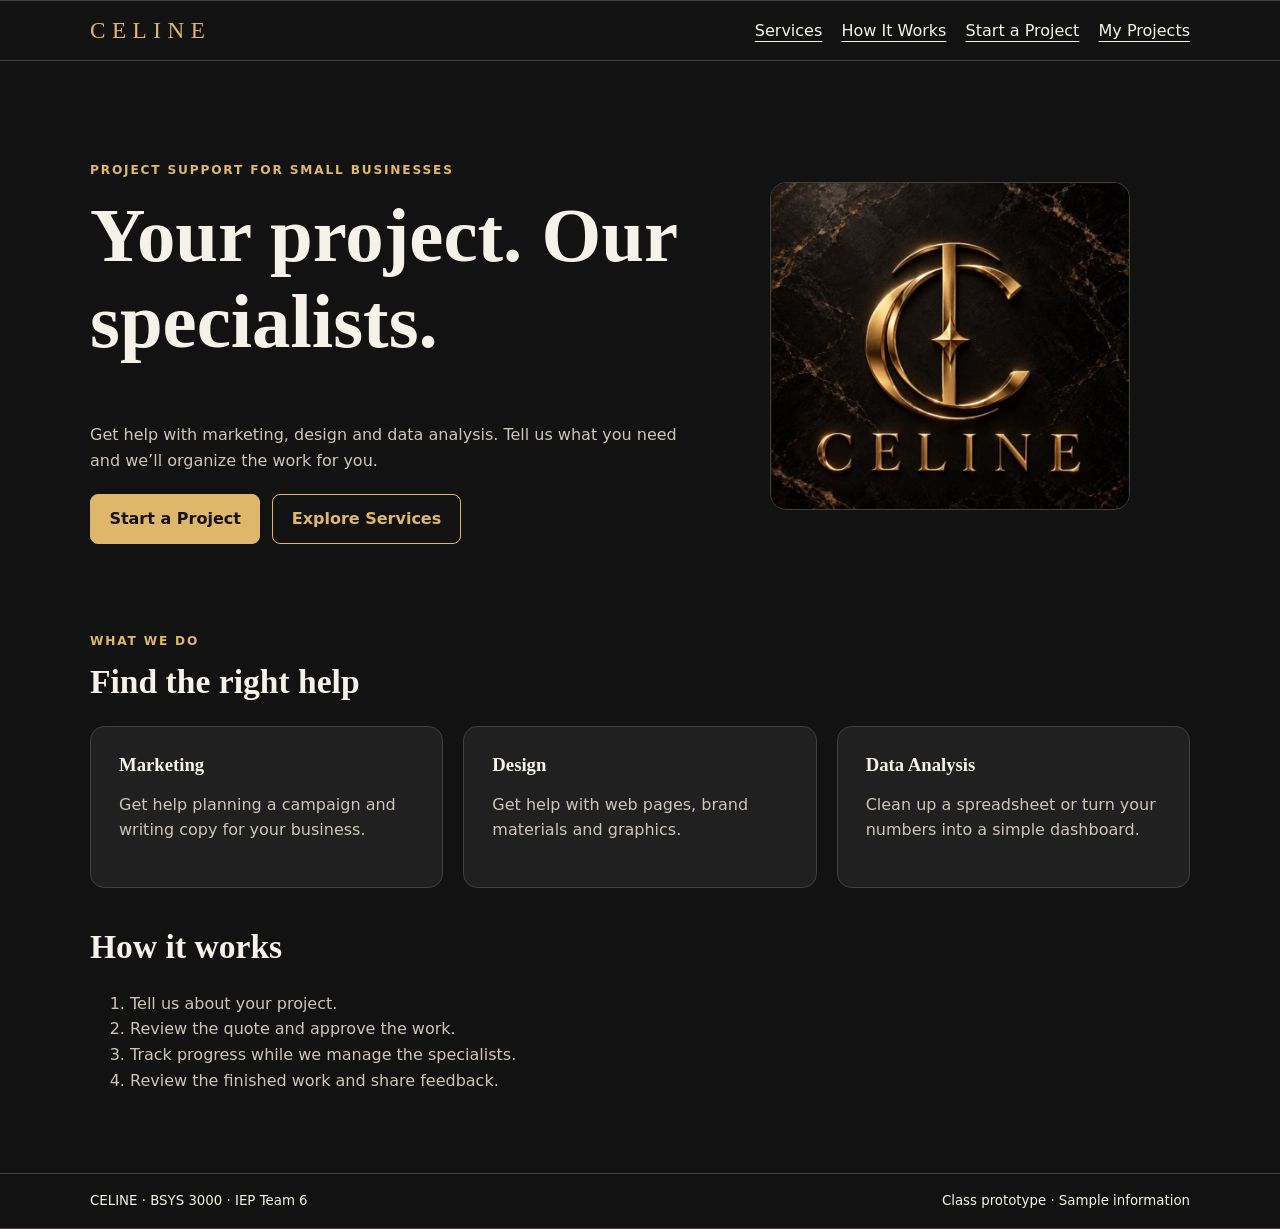
<file: index.html>
<!doctype html>
<html lang="en">
<head>
  <meta charset="utf-8">
  <meta name="viewport" content="width=device-width, initial-scale=1">
  <title>Home | CELINE</title>
  <link rel="stylesheet" href="styles.css">
</head>
<body>
<a class="skip" href="#main">Skip to content</a>
<header><div class="wrap"><a class="brand" href="index.html" aria-label="CELINE home">CELINE</a>
<nav aria-label="Main navigation"><a href="index.html#services">Services</a><a href="index.html#how">How It Works</a><a href="request.html">Start a Project</a><a href="dashboard.html">My Projects</a></nav></div></header>
<main id="main" class="wrap">

<section class="hero">
  <div><p class="eyebrow">Project support for small businesses</p>
  <h1>Your project. Our specialists.</h1>
  <p>Get help with marketing, design and data analysis. Tell us what you need and we’ll organize the work for you.</p>
  <div class="actions"><a class="button" href="request.html">Start a Project</a><a class="button secondary" href="#services">Explore Services</a></div></div>
  <img src="assets/celine-logo.jpg" alt="CELINE gold monogram on black marble" width="820" height="747">
</section>
<section id="services"><p class="eyebrow">What we do</p><h2>Find the right help</h2><div class="cards">
  <article class="card"><h3>Marketing</h3><p>Get help planning a campaign and writing copy for your business.</p></article>
  <article class="card"><h3>Design</h3><p>Get help with web pages, brand materials and graphics.</p></article>
  <article class="card"><h3>Data Analysis</h3><p>Clean up a spreadsheet or turn your numbers into a simple dashboard.</p></article>
</div></section>
<section id="how"><h2>How it works</h2><ol><li>Tell us about your project.</li><li>Review the quote and approve the work.</li><li>Track progress while we manage the specialists.</li><li>Review the finished work and share feedback.</li></ol></section>

</main>
<footer><div class="wrap"><small>CELINE · BSYS 3000 · IEP Team 6</small><small>Class prototype · Sample information</small></div></footer>
</body>
</html>
</file>
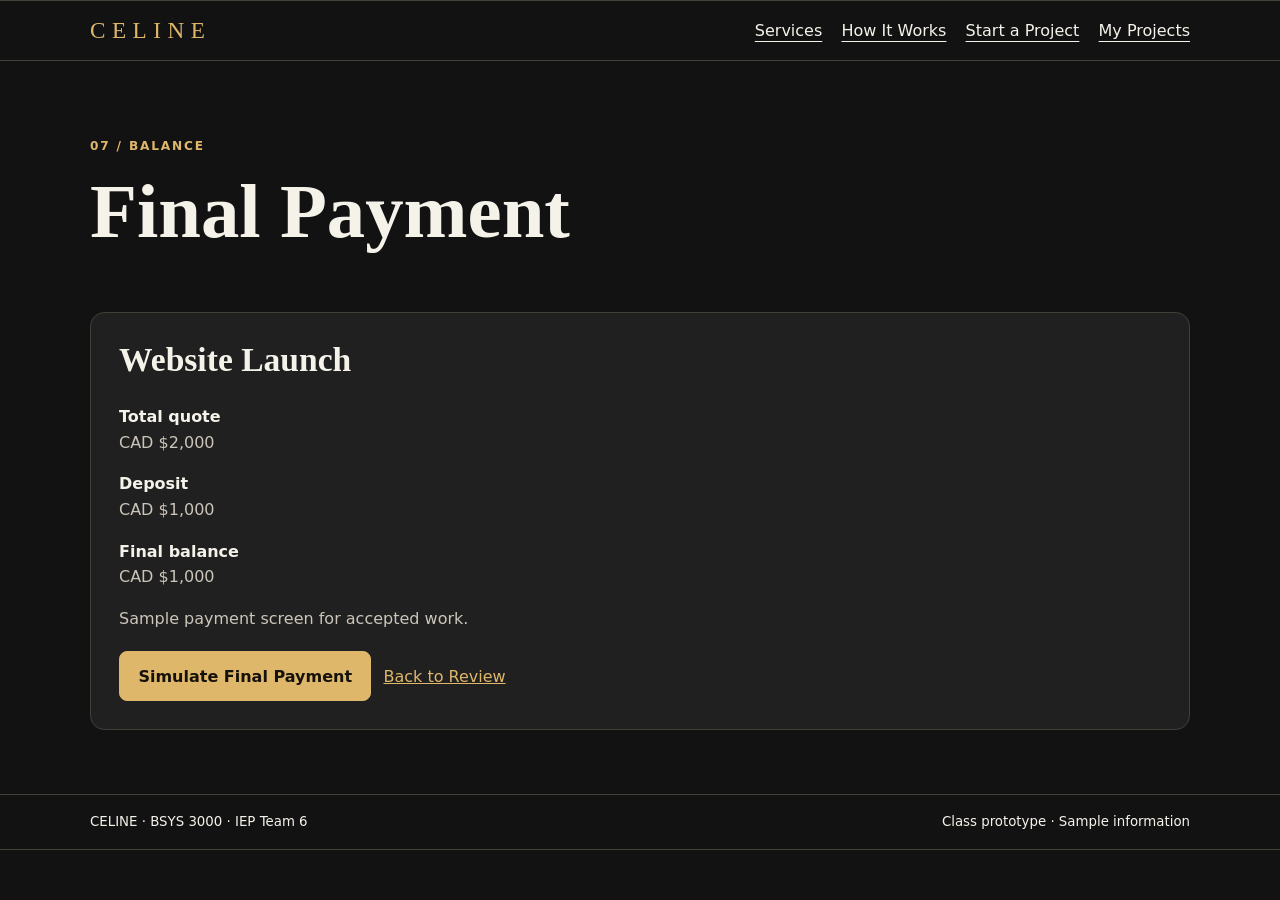
<file: balance.html>
<!doctype html>
<html lang="en">
<head>
  <meta charset="utf-8">
  <meta name="viewport" content="width=device-width, initial-scale=1">
  <title>Final Payment | CELINE</title>
  <link rel="stylesheet" href="styles.css">
</head>
<body>
<a class="skip" href="#main">Skip to content</a>
<header><div class="wrap"><a class="brand" href="index.html" aria-label="CELINE home">CELINE</a>
<nav aria-label="Main navigation"><a href="index.html#services">Services</a><a href="index.html#how">How It Works</a><a href="request.html">Start a Project</a><a href="dashboard.html">My Projects</a></nav></div></header>
<main id="main" class="wrap"><p class="eyebrow">07 / Balance</p><h1>Final Payment</h1>

<section class="card"><h2>Website Launch</h2><dl><dt>Total quote</dt><dd>CAD $2,000</dd><dt>Deposit</dt><dd>CAD $1,000</dd><dt>Final balance</dt><dd>CAD $1,000</dd></dl>
<p>Sample payment screen for accepted work.</p>
<div class="actions"><a class="button" href="complete.html">Simulate Final Payment</a><a href="deliverables.html">Back to Review</a></div></section>

</main>
<footer><div class="wrap"><small>CELINE · BSYS 3000 · IEP Team 6</small><small>Class prototype · Sample information</small></div></footer>
</body>
</html>
</file>
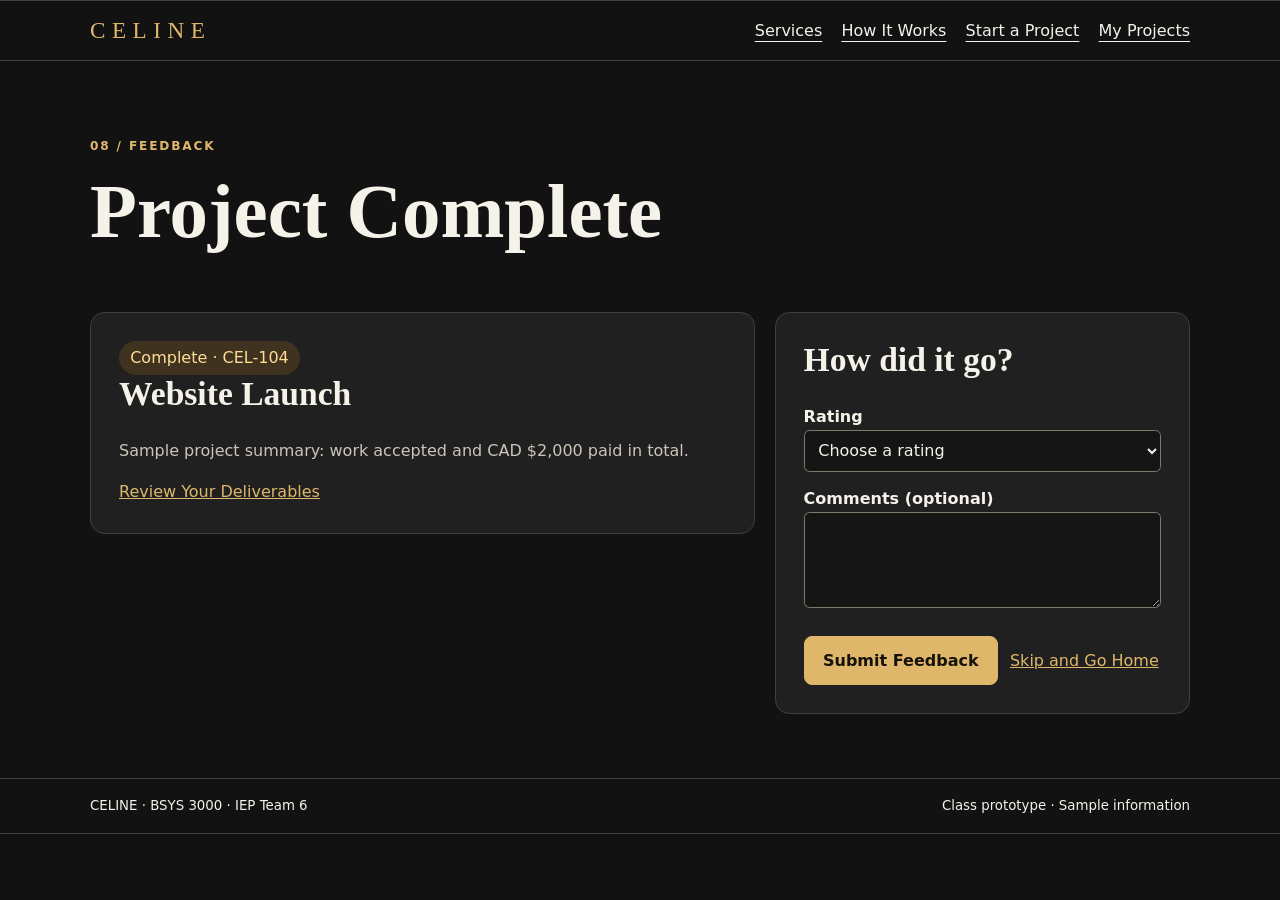
<file: complete.html>
<!doctype html>
<html lang="en">
<head>
  <meta charset="utf-8">
  <meta name="viewport" content="width=device-width, initial-scale=1">
  <title>Project Complete | CELINE</title>
  <link rel="stylesheet" href="styles.css">
</head>
<body>
<a class="skip" href="#main">Skip to content</a>
<header><div class="wrap"><a class="brand" href="index.html" aria-label="CELINE home">CELINE</a>
<nav aria-label="Main navigation"><a href="index.html#services">Services</a><a href="index.html#how">How It Works</a><a href="request.html">Start a Project</a><a href="dashboard.html">My Projects</a></nav></div></header>
<main id="main" class="wrap"><p class="eyebrow">08 / Feedback</p><h1>Project Complete</h1>

<div class="split"><section class="card"><span class="status">Complete · CEL-104</span><h2>Website Launch</h2><p>Sample project summary: work accepted and CAD $2,000 paid in total.</p>
<a href="deliverables.html">Review Your Deliverables</a></section>
<form class="card" action="thanks.html"><h2>How did it go?</h2><label for="rating">Rating</label>
<select id="rating" required><option value="">Choose a rating</option><option>5 - Excellent</option><option>4 - Good</option><option>3 - Okay</option><option>2 - Needs improvement</option><option>1 - Poor</option></select>
<label for="feedback">Comments (optional)</label><textarea id="feedback"></textarea>
<div class="actions"><button class="button">Submit Feedback</button><a href="index.html">Skip and Go Home</a></div></form></div>

</main>
<footer><div class="wrap"><small>CELINE · BSYS 3000 · IEP Team 6</small><small>Class prototype · Sample information</small></div></footer>
</body>
</html>
</file>
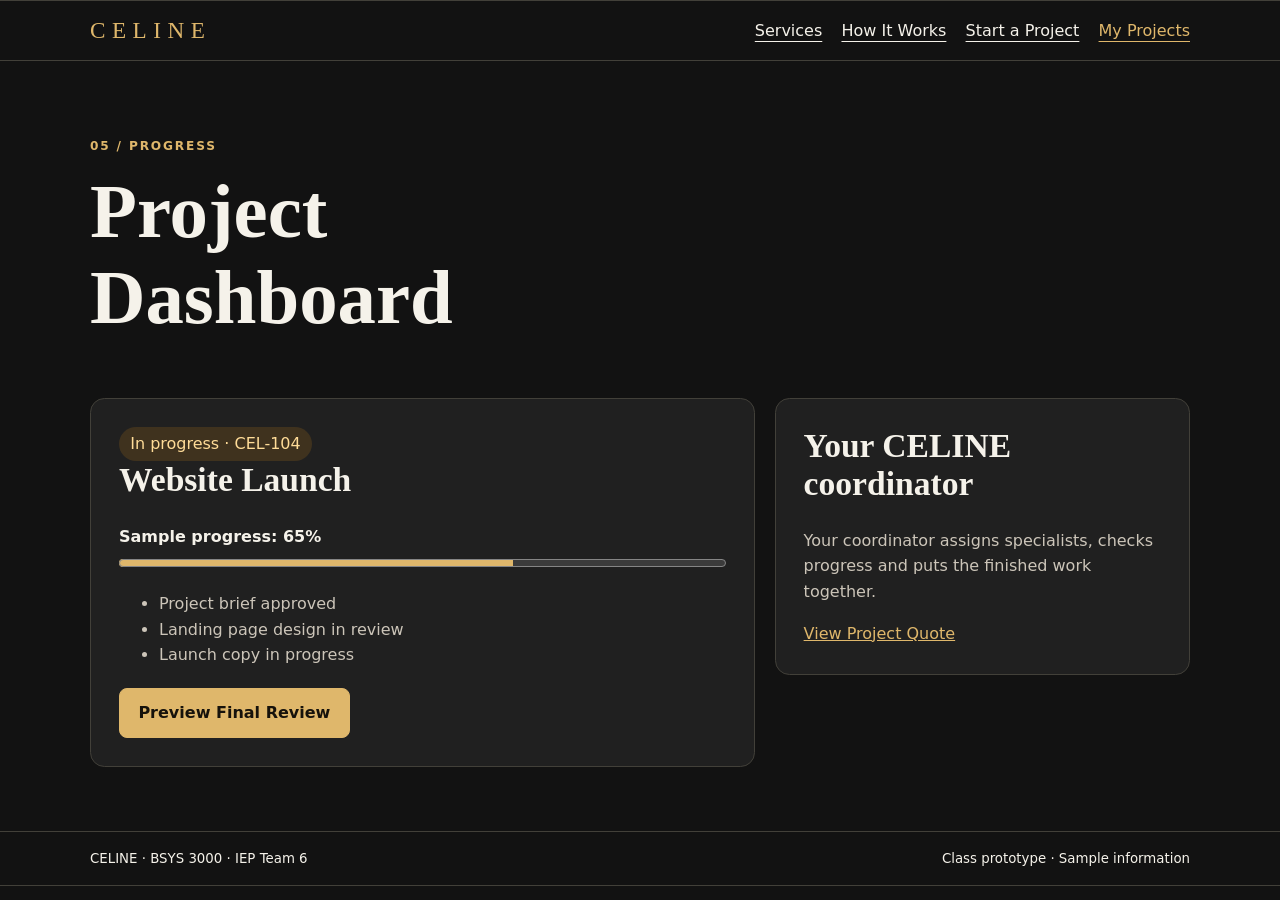
<file: dashboard.html>
<!doctype html>
<html lang="en">
<head>
  <meta charset="utf-8">
  <meta name="viewport" content="width=device-width, initial-scale=1">
  <title>Project Dashboard | CELINE</title>
  <link rel="stylesheet" href="styles.css">
</head>
<body>
<a class="skip" href="#main">Skip to content</a>
<header><div class="wrap"><a class="brand" href="index.html" aria-label="CELINE home">CELINE</a>
<nav aria-label="Main navigation"><a href="index.html#services">Services</a><a href="index.html#how">How It Works</a><a href="request.html">Start a Project</a><a href="dashboard.html" aria-current="page">My Projects</a></nav></div></header>
<main id="main" class="wrap"><p class="eyebrow">05 / Progress</p><h1>Project Dashboard</h1>

<div class="split"><section class="card"><span class="status">In progress · CEL-104</span>
<h2>Website Launch</h2><label for="progress">Sample progress: 65%</label><progress id="progress" value="65" max="100">65%</progress>
<ul><li>Project brief approved</li><li>Landing page design in review</li><li>Launch copy in progress</li></ul>
<div class="actions"><a class="button" href="deliverables.html">Preview Final Review</a></div>
</section><aside class="card"><h2>Your CELINE coordinator</h2><p>Your coordinator assigns specialists, checks progress and puts the finished work together.</p><a href="quote.html">View Project Quote</a></aside></div>

</main>
<footer><div class="wrap"><small>CELINE · BSYS 3000 · IEP Team 6</small><small>Class prototype · Sample information</small></div></footer>
</body>
</html>
</file>
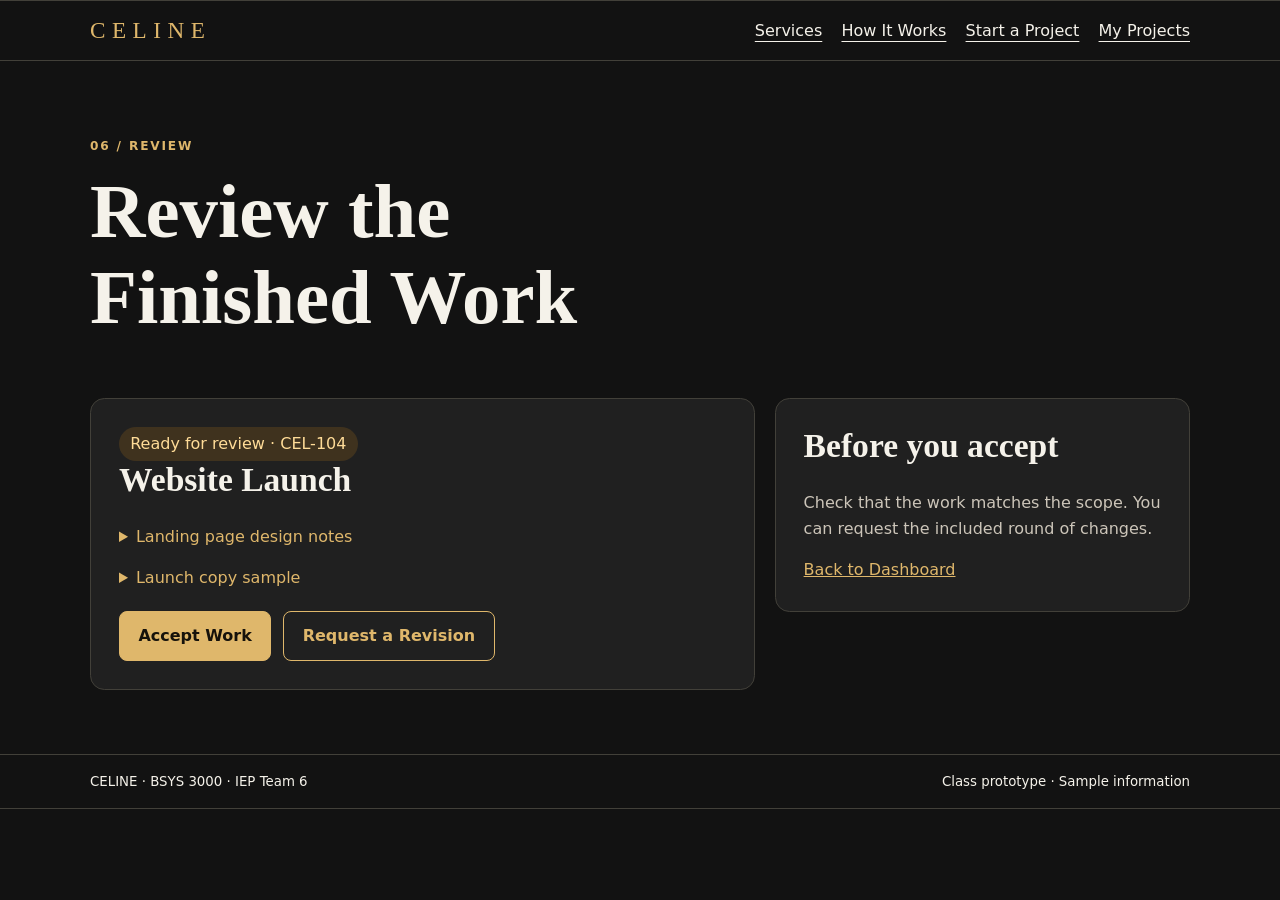
<file: deliverables.html>
<!doctype html>
<html lang="en">
<head>
  <meta charset="utf-8">
  <meta name="viewport" content="width=device-width, initial-scale=1">
  <title>Review the Finished Work | CELINE</title>
  <link rel="stylesheet" href="styles.css">
</head>
<body>
<a class="skip" href="#main">Skip to content</a>
<header><div class="wrap"><a class="brand" href="index.html" aria-label="CELINE home">CELINE</a>
<nav aria-label="Main navigation"><a href="index.html#services">Services</a><a href="index.html#how">How It Works</a><a href="request.html">Start a Project</a><a href="dashboard.html">My Projects</a></nav></div></header>
<main id="main" class="wrap"><p class="eyebrow">06 / Review</p><h1>Review the Finished Work</h1>

<div class="split"><section class="card"><span class="status">Ready for review · CEL-104</span>
<h2>Website Launch</h2><details><summary>Landing page design notes</summary><p>A headline, services section and project request button are included in the proposed layout.</p></details>
<details><summary>Launch copy sample</summary><p>Meet your new space to work, create and connect. Book a tour of North Shore Studio today.</p></details>
<div class="actions"><a class="button" href="balance.html">Accept Work</a><a class="button secondary" href="revision.html">Request a Revision</a></div>
</section><aside class="card"><h2>Before you accept</h2><p>Check that the work matches the scope. You can request the included round of changes.</p><a href="dashboard.html">Back to Dashboard</a></aside></div>

</main>
<footer><div class="wrap"><small>CELINE · BSYS 3000 · IEP Team 6</small><small>Class prototype · Sample information</small></div></footer>
</body>
</html>
</file>
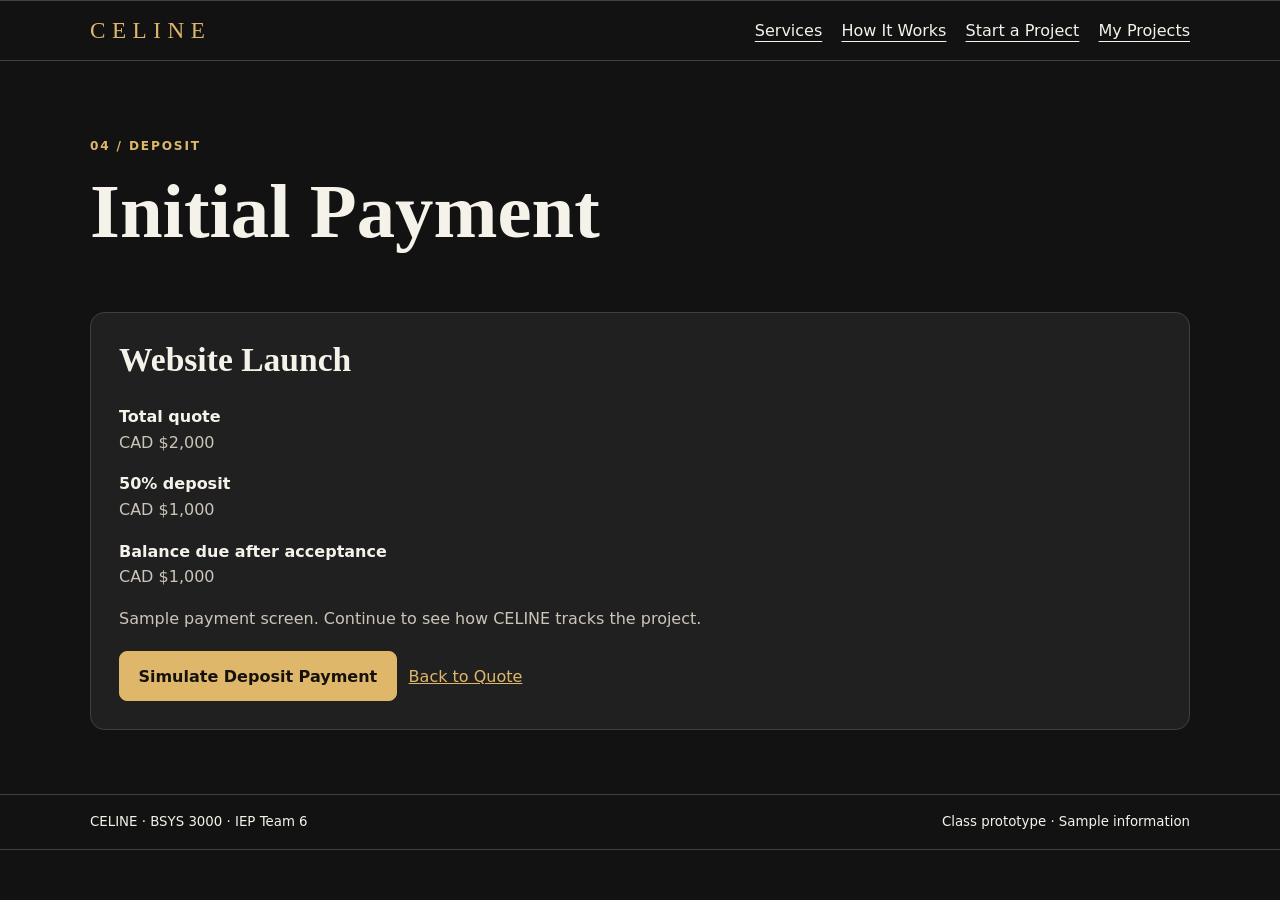
<file: deposit.html>
<!doctype html>
<html lang="en">
<head>
  <meta charset="utf-8">
  <meta name="viewport" content="width=device-width, initial-scale=1">
  <title>Initial Payment | CELINE</title>
  <link rel="stylesheet" href="styles.css">
</head>
<body>
<a class="skip" href="#main">Skip to content</a>
<header><div class="wrap"><a class="brand" href="index.html" aria-label="CELINE home">CELINE</a>
<nav aria-label="Main navigation"><a href="index.html#services">Services</a><a href="index.html#how">How It Works</a><a href="request.html">Start a Project</a><a href="dashboard.html">My Projects</a></nav></div></header>
<main id="main" class="wrap"><p class="eyebrow">04 / Deposit</p><h1>Initial Payment</h1>

<section class="card"><h2>Website Launch</h2><dl><dt>Total quote</dt><dd>CAD $2,000</dd><dt>50% deposit</dt><dd>CAD $1,000</dd><dt>Balance due after acceptance</dt><dd>CAD $1,000</dd></dl>
<p>Sample payment screen. Continue to see how CELINE tracks the project.</p>
<div class="actions"><a class="button" href="dashboard.html">Simulate Deposit Payment</a><a href="quote.html">Back to Quote</a></div></section>

</main>
<footer><div class="wrap"><small>CELINE · BSYS 3000 · IEP Team 6</small><small>Class prototype · Sample information</small></div></footer>
</body>
</html>
</file>
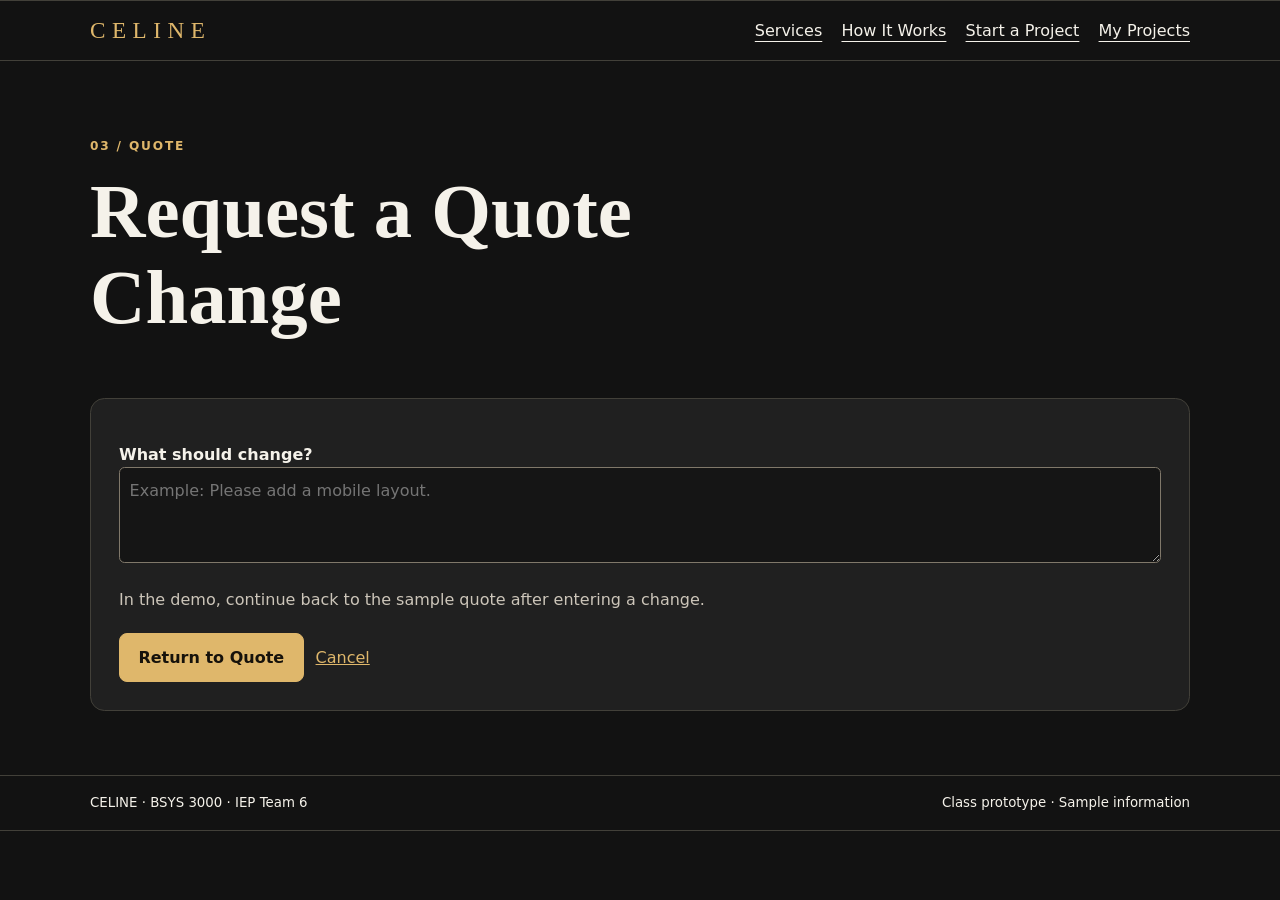
<file: quote-change.html>
<!doctype html>
<html lang="en">
<head>
  <meta charset="utf-8">
  <meta name="viewport" content="width=device-width, initial-scale=1">
  <title>Request a Quote Change | CELINE</title>
  <link rel="stylesheet" href="styles.css">
</head>
<body>
<a class="skip" href="#main">Skip to content</a>
<header><div class="wrap"><a class="brand" href="index.html" aria-label="CELINE home">CELINE</a>
<nav aria-label="Main navigation"><a href="index.html#services">Services</a><a href="index.html#how">How It Works</a><a href="request.html">Start a Project</a><a href="dashboard.html">My Projects</a></nav></div></header>
<main id="main" class="wrap"><p class="eyebrow">03 / Quote</p><h1>Request a Quote Change</h1>

<form class="card" action="quote.html"><label for="changes">What should change?</label>
<textarea id="changes" required placeholder="Example: Please add a mobile layout."></textarea>
<p>In the demo, continue back to the sample quote after entering a change.</p>
<div class="actions"><button class="button">Return to Quote</button><a href="quote.html">Cancel</a></div></form>

</main>
<footer><div class="wrap"><small>CELINE · BSYS 3000 · IEP Team 6</small><small>Class prototype · Sample information</small></div></footer>
</body>
</html>
</file>
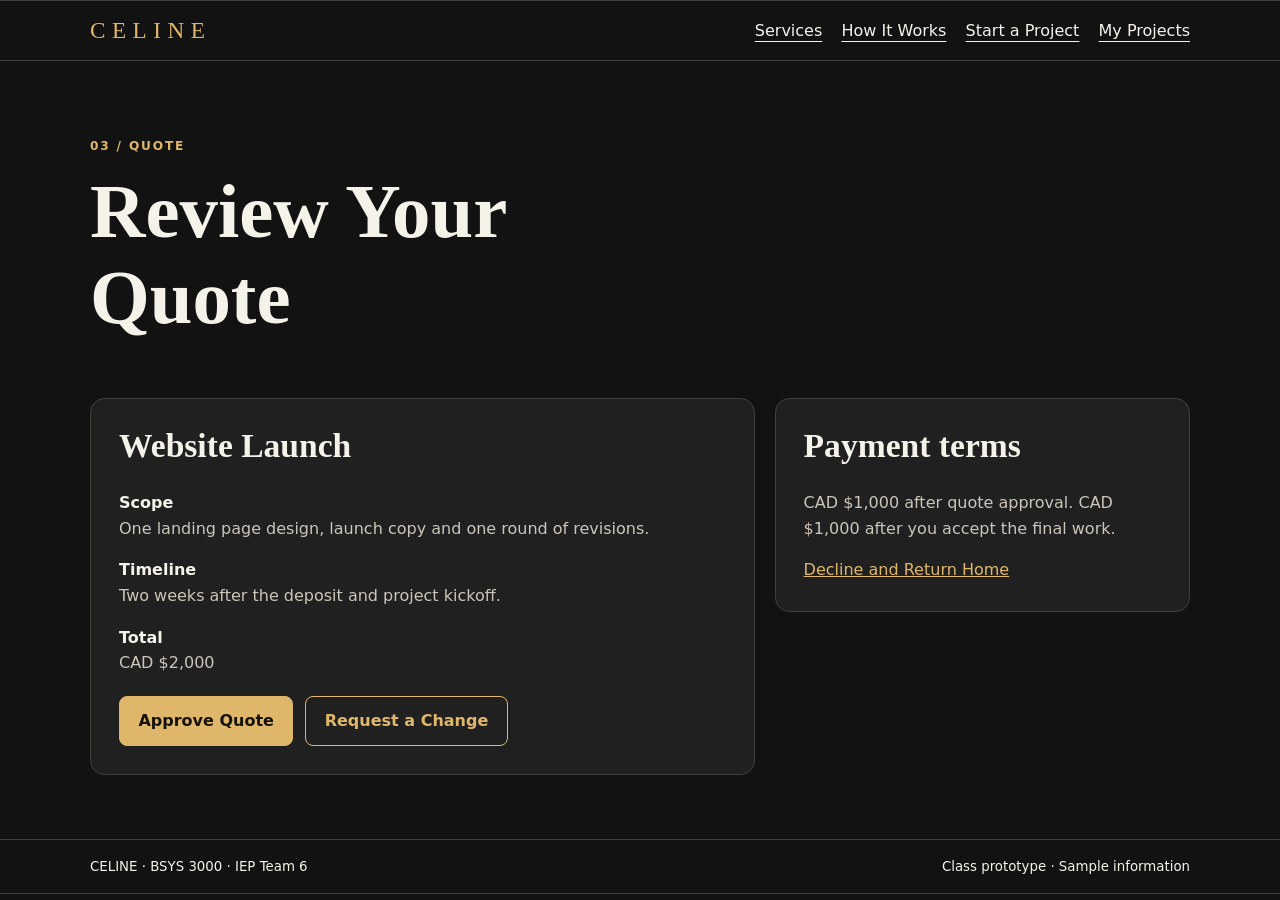
<file: quote.html>
<!doctype html>
<html lang="en">
<head>
  <meta charset="utf-8">
  <meta name="viewport" content="width=device-width, initial-scale=1">
  <title>Review Your Quote | CELINE</title>
  <link rel="stylesheet" href="styles.css">
</head>
<body>
<a class="skip" href="#main">Skip to content</a>
<header><div class="wrap"><a class="brand" href="index.html" aria-label="CELINE home">CELINE</a>
<nav aria-label="Main navigation"><a href="index.html#services">Services</a><a href="index.html#how">How It Works</a><a href="request.html">Start a Project</a><a href="dashboard.html">My Projects</a></nav></div></header>
<main id="main" class="wrap"><p class="eyebrow">03 / Quote</p><h1>Review Your Quote</h1>

<div class="split"><section class="card"><h2>Website Launch</h2>
<dl><dt>Scope</dt><dd>One landing page design, launch copy and one round of revisions.</dd>
<dt>Timeline</dt><dd>Two weeks after the deposit and project kickoff.</dd><dt>Total</dt><dd>CAD $2,000</dd></dl>
<div class="actions"><a class="button" href="deposit.html">Approve Quote</a><a class="button secondary" href="quote-change.html">Request a Change</a></div>
</section><aside class="card"><h2>Payment terms</h2><p>CAD $1,000 after quote approval. CAD $1,000 after you accept the final work.</p><a href="index.html">Decline and Return Home</a></aside></div>

</main>
<footer><div class="wrap"><small>CELINE · BSYS 3000 · IEP Team 6</small><small>Class prototype · Sample information</small></div></footer>
</body>
</html>
</file>
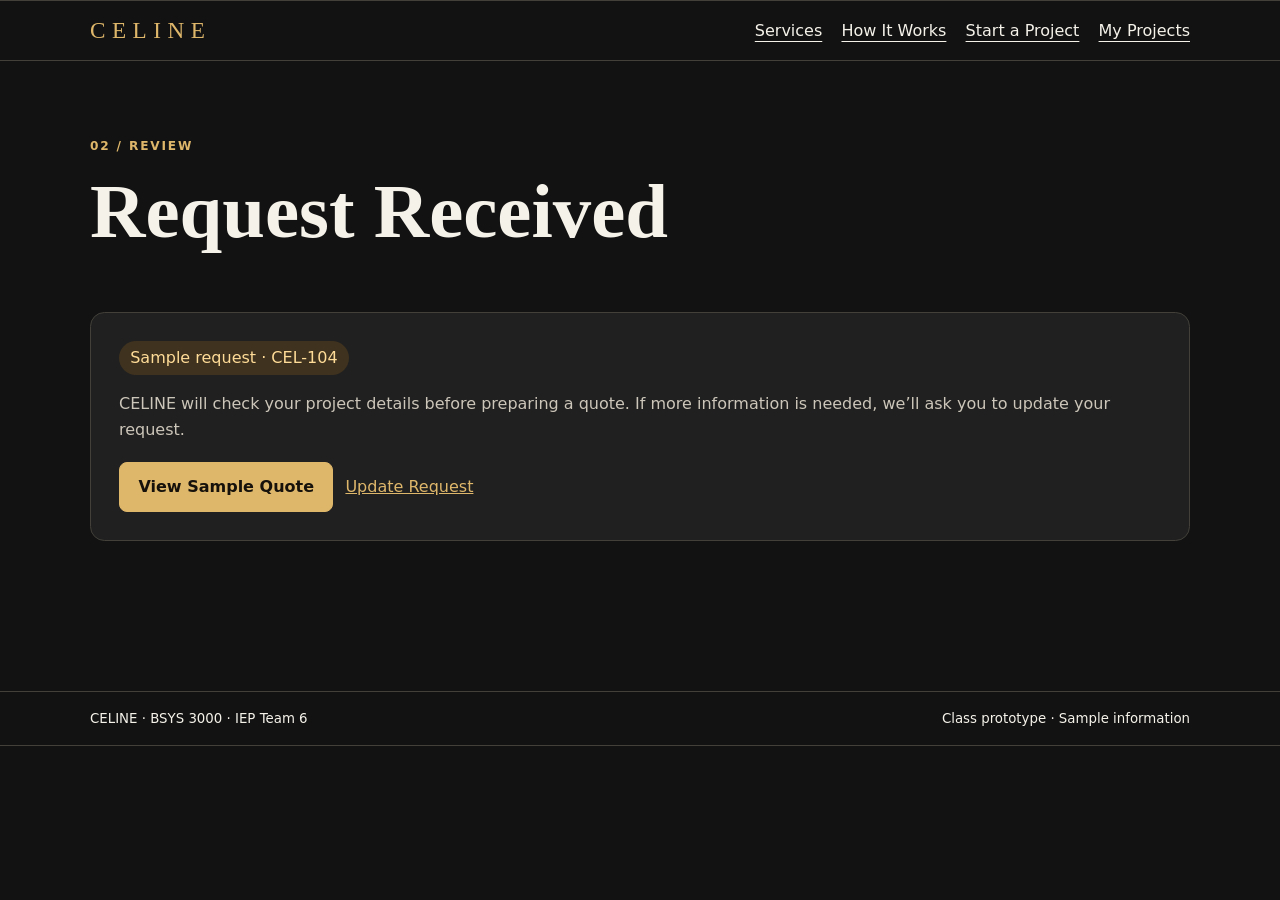
<file: request-received.html>
<!doctype html>
<html lang="en">
<head>
  <meta charset="utf-8">
  <meta name="viewport" content="width=device-width, initial-scale=1">
  <title>Request Received | CELINE</title>
  <link rel="stylesheet" href="styles.css">
</head>
<body>
<a class="skip" href="#main">Skip to content</a>
<header><div class="wrap"><a class="brand" href="index.html" aria-label="CELINE home">CELINE</a>
<nav aria-label="Main navigation"><a href="index.html#services">Services</a><a href="index.html#how">How It Works</a><a href="request.html">Start a Project</a><a href="dashboard.html">My Projects</a></nav></div></header>
<main id="main" class="wrap"><p class="eyebrow">02 / Review</p><h1>Request Received</h1>

<section class="card"><span class="status">Sample request · CEL-104</span>
<p>CELINE will check your project details before preparing a quote. If more information is needed, we’ll ask you to update your request.</p>
<div class="actions"><a class="button" href="quote.html">View Sample Quote</a><a href="request.html">Update Request</a></div></section>

</main>
<footer><div class="wrap"><small>CELINE · BSYS 3000 · IEP Team 6</small><small>Class prototype · Sample information</small></div></footer>
</body>
</html>
</file>
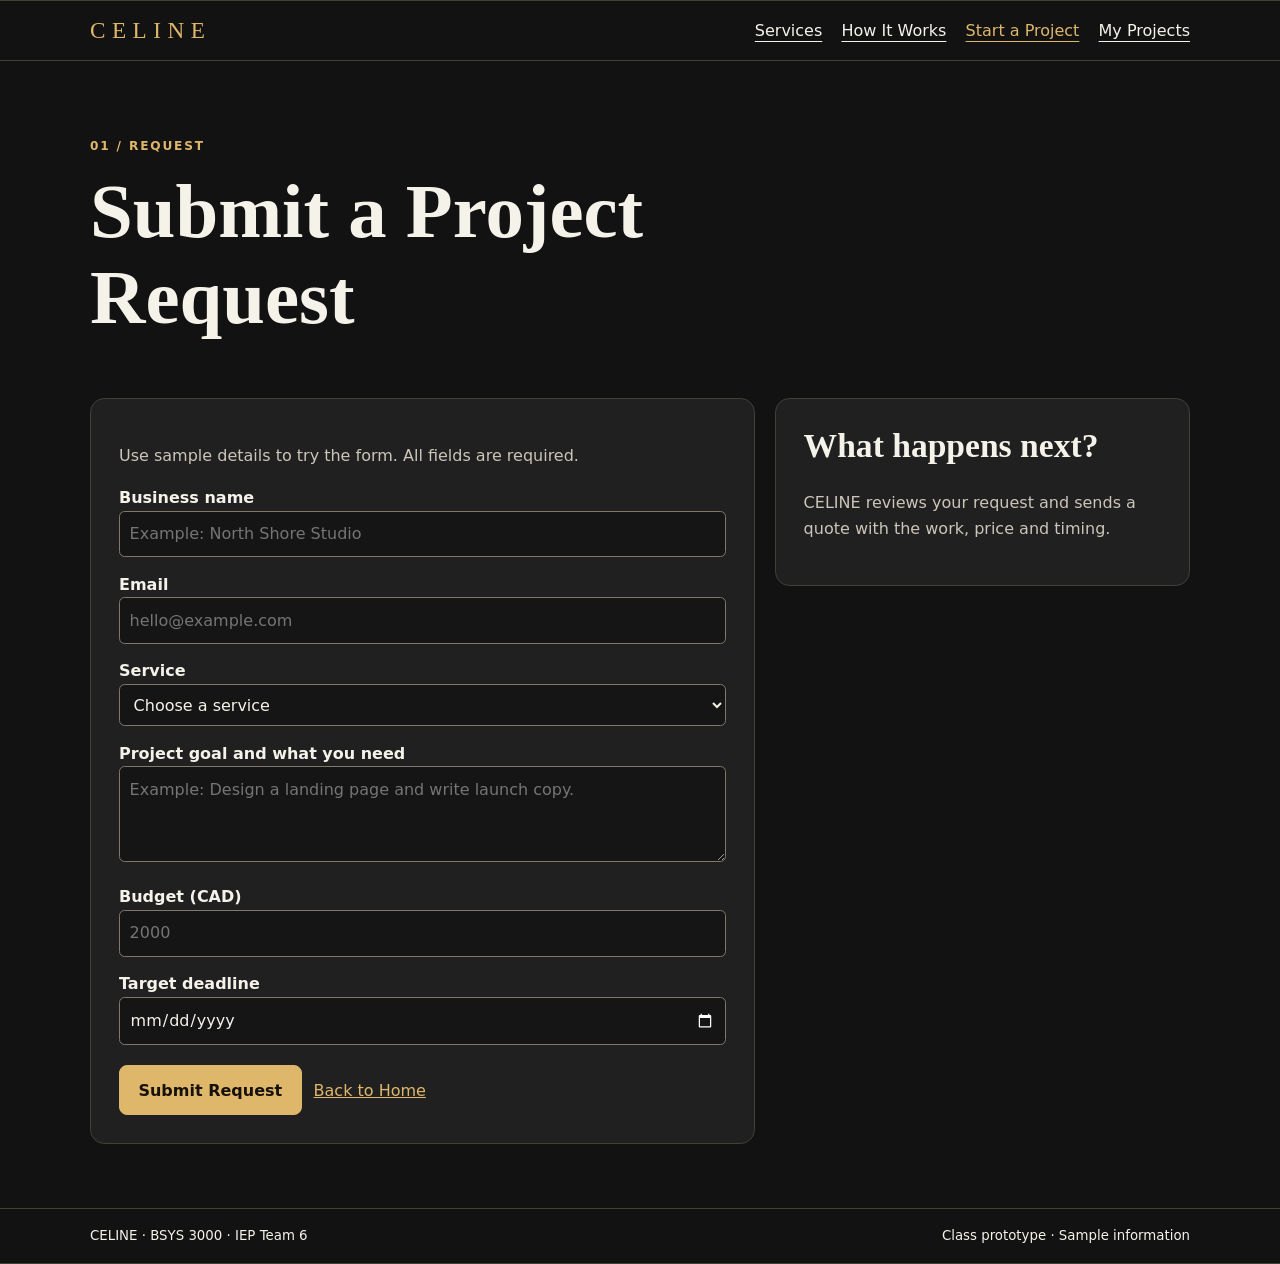
<file: request.html>
<!doctype html>
<html lang="en">
<head>
  <meta charset="utf-8">
  <meta name="viewport" content="width=device-width, initial-scale=1">
  <title>Submit a Project Request | CELINE</title>
  <link rel="stylesheet" href="styles.css">
</head>
<body>
<a class="skip" href="#main">Skip to content</a>
<header><div class="wrap"><a class="brand" href="index.html" aria-label="CELINE home">CELINE</a>
<nav aria-label="Main navigation"><a href="index.html#services">Services</a><a href="index.html#how">How It Works</a><a href="request.html" aria-current="page">Start a Project</a><a href="dashboard.html">My Projects</a></nav></div></header>
<main id="main" class="wrap"><p class="eyebrow">01 / Request</p><h1>Submit a Project Request</h1>

<div class="split"><form class="card" action="request-received.html">
  <p>Use sample details to try the form. All fields are required.</p>
  <label for="business">Business name</label><input id="business" required placeholder="Example: North Shore Studio">
  <label for="email">Email</label><input id="email" type="email" required placeholder="hello@example.com">
  <label for="service">Service</label><select id="service" required><option value="">Choose a service</option><option>Marketing</option><option>Design</option><option>Data Analysis</option></select>
  <label for="brief">Project goal and what you need</label><textarea id="brief" required placeholder="Example: Design a landing page and write launch copy."></textarea>
  <label for="budget">Budget (CAD)</label><input id="budget" type="number" min="1" required placeholder="2000">
  <label for="deadline">Target deadline</label><input id="deadline" type="date" required>
  <div class="actions"><button class="button">Submit Request</button><a href="index.html">Back to Home</a></div>
</form><aside class="card"><h2>What happens next?</h2><p>CELINE reviews your request and sends a quote with the work, price and timing.</p></aside></div>

</main>
<footer><div class="wrap"><small>CELINE · BSYS 3000 · IEP Team 6</small><small>Class prototype · Sample information</small></div></footer>
</body>
</html>
</file>
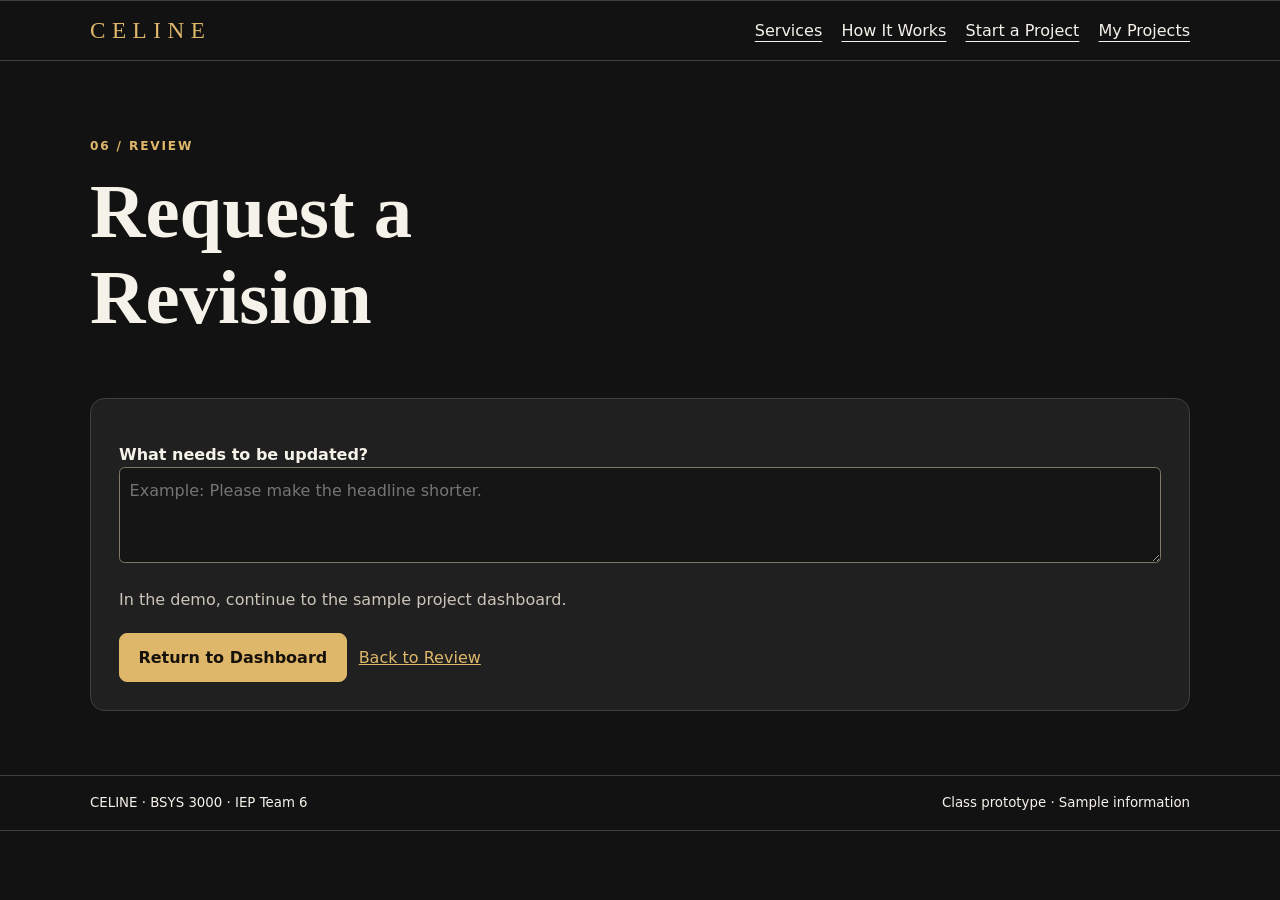
<file: revision.html>
<!doctype html>
<html lang="en">
<head>
  <meta charset="utf-8">
  <meta name="viewport" content="width=device-width, initial-scale=1">
  <title>Request a Revision | CELINE</title>
  <link rel="stylesheet" href="styles.css">
</head>
<body>
<a class="skip" href="#main">Skip to content</a>
<header><div class="wrap"><a class="brand" href="index.html" aria-label="CELINE home">CELINE</a>
<nav aria-label="Main navigation"><a href="index.html#services">Services</a><a href="index.html#how">How It Works</a><a href="request.html">Start a Project</a><a href="dashboard.html">My Projects</a></nav></div></header>
<main id="main" class="wrap"><p class="eyebrow">06 / Review</p><h1>Request a Revision</h1>

<form class="card" action="dashboard.html"><label for="revision">What needs to be updated?</label>
<textarea id="revision" required placeholder="Example: Please make the headline shorter."></textarea>
<p>In the demo, continue to the sample project dashboard.</p>
<div class="actions"><button class="button">Return to Dashboard</button><a href="deliverables.html">Back to Review</a></div></form>

</main>
<footer><div class="wrap"><small>CELINE · BSYS 3000 · IEP Team 6</small><small>Class prototype · Sample information</small></div></footer>
</body>
</html>
</file>
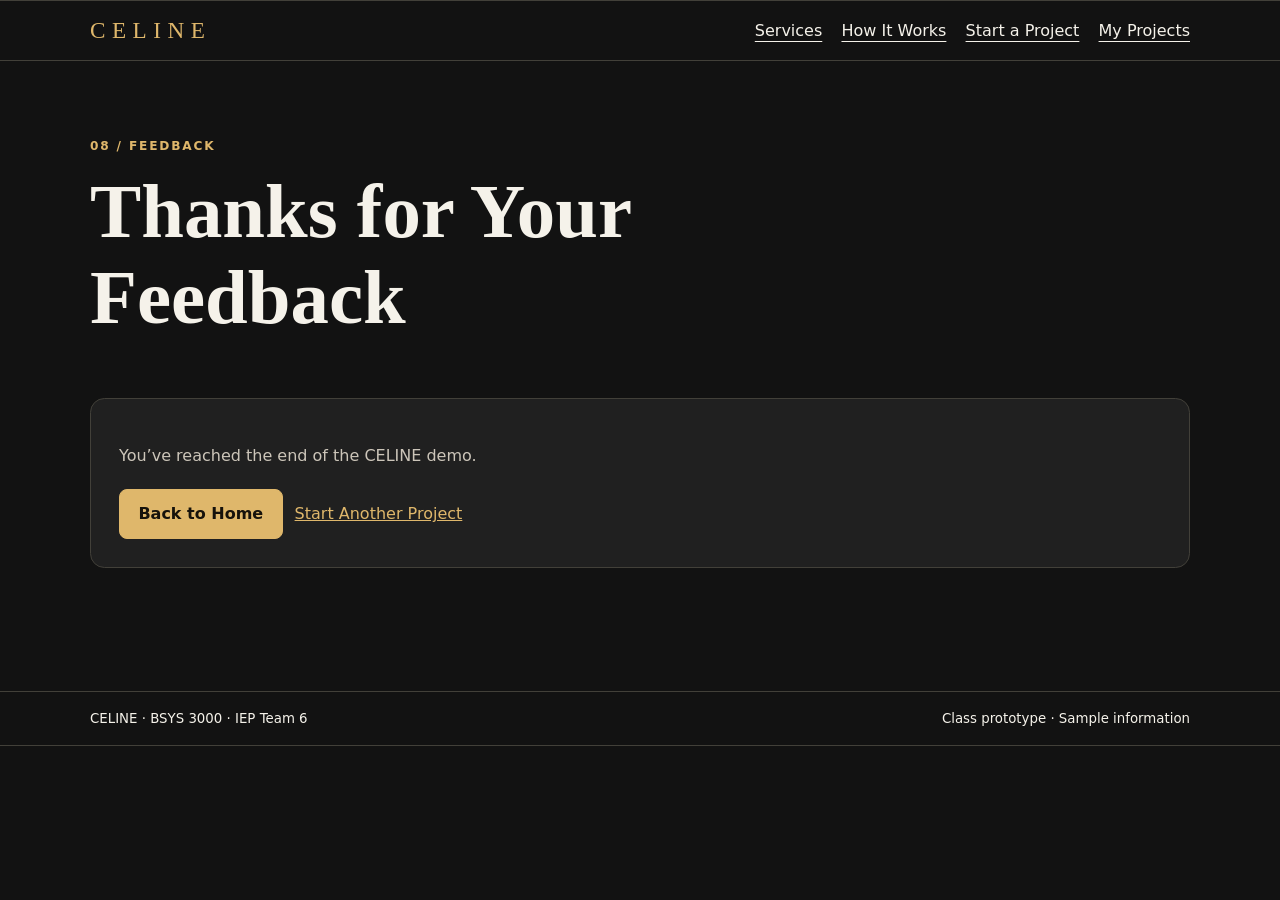
<file: thanks.html>
<!doctype html>
<html lang="en">
<head>
  <meta charset="utf-8">
  <meta name="viewport" content="width=device-width, initial-scale=1">
  <title>Thanks for Your Feedback | CELINE</title>
  <link rel="stylesheet" href="styles.css">
</head>
<body>
<a class="skip" href="#main">Skip to content</a>
<header><div class="wrap"><a class="brand" href="index.html" aria-label="CELINE home">CELINE</a>
<nav aria-label="Main navigation"><a href="index.html#services">Services</a><a href="index.html#how">How It Works</a><a href="request.html">Start a Project</a><a href="dashboard.html">My Projects</a></nav></div></header>
<main id="main" class="wrap"><p class="eyebrow">08 / Feedback</p><h1>Thanks for Your Feedback</h1>

<section class="card"><p>You’ve reached the end of the CELINE demo.</p><div class="actions"><a class="button" href="index.html">Back to Home</a><a href="request.html">Start Another Project</a></div></section>

</main>
<footer><div class="wrap"><small>CELINE · BSYS 3000 · IEP Team 6</small><small>Class prototype · Sample information</small></div></footer>
</body>
</html>
</file>
<file: styles.css>
:root {
  color-scheme: dark;
  --background: #121212;
  --panel: #202020;
  --text: #f5f2ea;
  --muted: #ccc5b9;
  --gold: #dfb76b;
  --line: #424039;
}
* { box-sizing: border-box; }
body { margin: 0; background: var(--background); color: var(--text); font: 1rem/1.6 system-ui, sans-serif; }
a { color: var(--gold); }
a:focus-visible, button:focus-visible, input:focus-visible, select:focus-visible, textarea:focus-visible, summary:focus-visible { outline: 3px solid #fff; outline-offset: 4px; }
.wrap { width: min(1100px, 92%); margin-inline: auto; }
header, footer { border-block: 1px solid var(--line); }
header .wrap, footer .wrap { display: flex; justify-content: space-between; align-items: center; flex-wrap: wrap; gap: 1rem; padding-block: 1rem; }
.brand { font: 1.45rem Georgia, serif; letter-spacing: .28em; text-decoration: none; }
nav { display: flex; flex-wrap: wrap; gap: .4rem 1.2rem; }
nav a { color: var(--text); text-underline-offset: .3em; }
nav a[aria-current="page"] { color: var(--gold); }
main { padding-block: clamp(2rem, 5vw, 4rem); min-height: 70vh; }
h1, h2, h3 { font-family: Georgia, serif; line-height: 1.12; margin: 0 0 .75em; }
h1 { font-size: clamp(2.4rem, 6vw, 4.8rem); max-width: 16ch; }
h2 { font-size: clamp(1.5rem, 3vw, 2.1rem); }
p, li, dd { color: var(--muted); }
.eyebrow { color: var(--gold); letter-spacing: .15em; text-transform: uppercase; font-size: .76rem; font-weight: 700; }
.hero, .split, .cards { display: grid; gap: 1.25rem; }
.hero { grid-template-columns: 1.25fr 1fr; align-items: center; padding-block: 1.5rem 3rem; }
.hero img {
  display: block;
  width: 100%;
  height: auto;
  max-width: 360px;
  justify-self: center;
  border-radius: 1rem;
  border: 1px solid var(--line);
}
.split { grid-template-columns: 1.6fr 1fr; align-items: start; }
.cards { grid-template-columns: repeat(3, 1fr); }
.card { padding: clamp(1rem, 3vw, 1.75rem); background: var(--panel); border: 1px solid var(--line); border-radius: .9rem; }
section + section { margin-top: 2.5rem; }
.actions { display: flex; gap: .75rem; flex-wrap: wrap; align-items: center; margin-top: 1.25rem; }
.button { display: inline-block; padding: .7rem 1.15rem; border: 1px solid var(--gold); border-radius: .5rem; background: var(--gold); color: #16120b; font: inherit; font-weight: 700; text-decoration: none; cursor: pointer; }
.button:hover { background: #f1d39a; color: #16120b; }
.secondary { background: transparent; color: var(--gold); }
label { display: block; margin-top: .9rem; font-weight: 600; }
input, textarea, select { width: 100%; font: inherit; padding: .6rem; background: #151515; color: var(--text); border: 1px solid #80786a; border-radius: .35rem; }
textarea { min-height: 6rem; resize: vertical; }
dl { margin: 0; }
dt { margin-top: 1rem; font-weight: 700; }
dd { margin-left: 0; }
.status { display: inline-block; padding: .25rem .7rem; border-radius: 2rem; background: #3f321e; color: #ffdc98; }
progress { width: 100%; accent-color: var(--gold); }
summary { cursor: pointer; color: var(--gold); }
details { margin-top: 1rem; }
.skip { position: absolute; left: 1rem; transform: translateY(-200%); background: #171717; padding: .5rem; }
.skip:focus { transform: none; }
@media (max-width: 680px) {
  .hero, .split, .cards { grid-template-columns: 1fr; }
  .hero img { max-width: 390px; }
}
</file>
